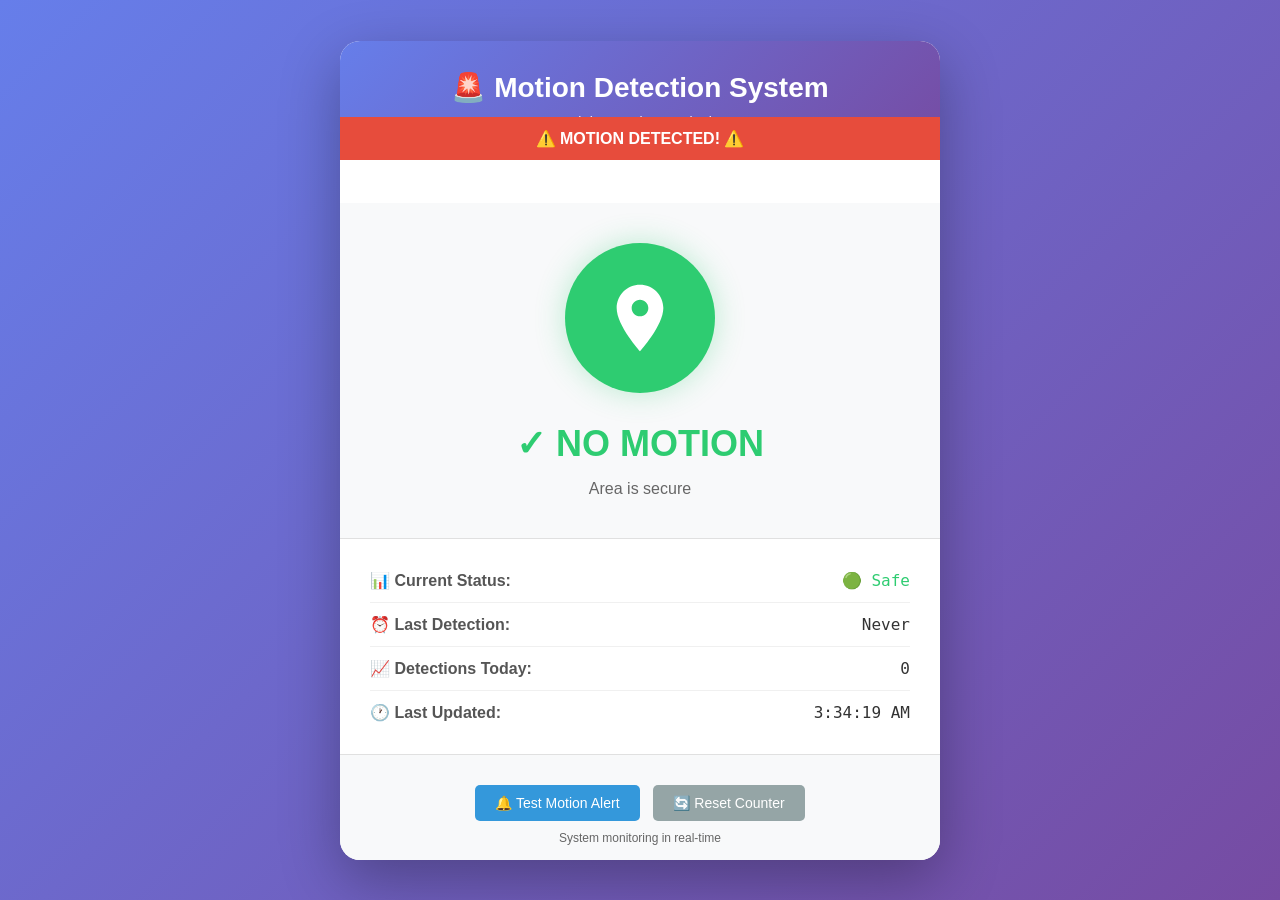
<file: nodeMCU/motion.html>
<!DOCTYPE html>
<html lang="en">
<head>
    <meta charset="UTF-8">
    <meta name="viewport" content="width=device-width, initial-scale=1.0, user-scalable=no">
    <title>Motion Detection System</title>
    <style>
        * {
            margin: 0;
            padding: 0;
            box-sizing: border-box;
        }

        body {
            font-family: 'Segoe UI', Tahoma, Geneva, Verdana, sans-serif;
            background: linear-gradient(135deg, #667eea 0%, #764ba2 100%);
            min-height: 100vh;
            display: flex;
            justify-content: center;
            align-items: center;
            padding: 20px;
        }

        .container {
            max-width: 600px;
            width: 100%;
            background: white;
            border-radius: 20px;
            box-shadow: 0 20px 60px rgba(0,0,0,0.3);
            overflow: hidden;
            animation: slideIn 0.5s ease-out;
        }

        @keyframes slideIn {
            from {
                opacity: 0;
                transform: translateY(-50px);
            }
            to {
                opacity: 1;
                transform: translateY(0);
            }
        }

        .header {
            background: linear-gradient(135deg, #667eea 0%, #764ba2 100%);
            color: white;
            padding: 30px;
            text-align: center;
        }

        .header h1 {
            font-size: 28px;
            margin-bottom: 10px;
        }

        .header p {
            opacity: 0.9;
            font-size: 14px;
        }

        .motion-card {
            padding: 40px;
            text-align: center;
            background: #f8f9fa;
        }

        .status-icon {
            width: 150px;
            height: 150px;
            margin: 0 auto 30px;
            border-radius: 50%;
            display: flex;
            align-items: center;
            justify-content: center;
            transition: all 0.3s ease;
        }

        .no-motion .status-icon {
            background: #2ecc71;
            box-shadow: 0 0 30px rgba(46, 204, 113, 0.3);
        }

        .motion-detected .status-icon {
            background: #e74c3c;
            box-shadow: 0 0 50px rgba(231, 76, 60, 0.6);
            animation: pulse 1s infinite;
        }

        @keyframes pulse {
            0% {
                transform: scale(1);
                box-shadow: 0 0 0 0 rgba(231, 76, 60, 0.7);
            }
            70% {
                transform: scale(1.05);
                box-shadow: 0 0 0 20px rgba(231, 76, 60, 0);
            }
            100% {
                transform: scale(1);
                box-shadow: 0 0 0 0 rgba(231, 76, 60, 0);
            }
        }

        .status-icon svg {
            width: 80px;
            height: 80px;
            fill: white;
        }

        .status-text {
            font-size: 36px;
            font-weight: bold;
            margin-bottom: 15px;
            transition: all 0.3s ease;
        }

        .no-motion .status-text {
            color: #2ecc71;
        }

        .motion-detected .status-text {
            color: #e74c3c;
            animation: shake 0.5s ease-in-out;
        }

        @keyframes shake {
            0%, 100% { transform: translateX(0); }
            25% { transform: translateX(-10px); }
            75% { transform: translateX(10px); }
        }

        .subtitle {
            color: #666;
            font-size: 16px;
            margin-top: 10px;
        }

        .info-panel {
            padding: 20px 30px;
            background: white;
            border-top: 1px solid #e0e0e0;
        }

        .info-row {
            display: flex;
            justify-content: space-between;
            padding: 12px 0;
            border-bottom: 1px solid #f0f0f0;
        }

        .info-row:last-child {
            border-bottom: none;
        }

        .info-label {
            font-weight: 600;
            color: #555;
        }

        .info-value {
            color: #333;
            font-family: monospace;
            font-size: 16px;
        }

        .timestamp {
            background: #f8f9fa;
            padding: 15px;
            text-align: center;
            font-size: 14px;
            color: #666;
            border-top: 1px solid #e0e0e0;
        }

        .alert-banner {
            background: #e74c3c;
            color: white;
            padding: 12px;
            text-align: center;
            font-weight: bold;
            transform: translateY(-100%);
            transition: transform 0.3s ease;
        }

        .alert-banner.show {
            transform: translateY(0);
        }

        button {
            background: #3498db;
            color: white;
            border: none;
            padding: 10px 20px;
            border-radius: 5px;
            cursor: pointer;
            font-size: 14px;
            margin-top: 15px;
            transition: background 0.3s ease;
        }

        button:hover {
            background: #2980b9;
        }

        @media (max-width: 768px) {
            .status-text {
                font-size: 28px;
            }
            
            .status-icon {
                width: 120px;
                height: 120px;
            }
            
            .status-icon svg {
                width: 60px;
                height: 60px;
            }
            
            .container {
                margin: 20px;
            }
        }
    </style>
</head>
<body>
    <div class="container">
        <div class="header">
            <h1>🚨 Motion Detection System</h1>
            <p>Real-time motion monitoring</p>
        </div>

        <div id="alertBanner" class="alert-banner">
            ⚠️ MOTION DETECTED! ⚠️
        </div>

        <div class="motion-card" id="motionCard">
            <div class="status-icon" id="statusIcon">
                <svg viewBox="0 0 24 24" xmlns="http://www.w3.org/2000/svg">
                    <path d="M12 2C8.13 2 5 5.13 5 9c0 5.25 7 13 7 13s7-7.75 7-13c0-3.87-3.13-7-7-7zm0 9.5c-1.38 0-2.5-1.12-2.5-2.5s1.12-2.5 2.5-2.5 2.5 1.12 2.5 2.5-1.12 2.5-2.5 2.5z"/>
                </svg>
            </div>
            <div class="status-text" id="statusText">NO MOTION</div>
            <div class="subtitle" id="subtitle">Area is secure</div>
        </div>

        <div class="info-panel">
            <div class="info-row">
                <span class="info-label">📊 Current Status:</span>
                <span class="info-value" id="currentStatus">Safe</span>
            </div>
            <div class="info-row">
                <span class="info-label">⏰ Last Detection:</span>
                <span class="info-value" id="lastDetection">Never</span>
            </div>
            <div class="info-row">
                <span class="info-label">📈 Detections Today:</span>
                <span class="info-value" id="detectionCount">0</span>
            </div>
            <div class="info-row">
                <span class="info-label">🕐 Last Updated:</span>
                <span class="info-value" id="lastUpdated">--:--:--</span>
            </div>
        </div>

        <div class="timestamp">
            <button onclick="testMotion()">🔔 Test Motion Alert</button>
            <button onclick="resetCounter()" style="margin-left: 10px; background: #95a5a6;">🔄 Reset Counter</button>
            <div style="margin-top: 10px; font-size: 12px;">
                System monitoring in real-time
            </div>
        </div>
    </div>

    <script>
        let detectionCount = 0;
        let isMotionDetected = false;
        let lastDetectionTime = null;
        let audioContext = null;
        
        // Function to play alert sound
        function playAlertSound() {
            if (audioContext === null) {
                audioContext = new (window.AudioContext || window.webkitAudioContext)();
            }
            
            const oscillator = audioContext.createOscillator();
            const gainNode = audioContext.createGain();
            
            oscillator.connect(gainNode);
            gainNode.connect(audioContext.destination);
            
            oscillator.frequency.value = 800;
            gainNode.gain.value = 0.3;
            
            oscillator.start();
            gainNode.gain.exponentialRampToValueAtTime(0.00001, audioContext.currentTime + 1);
            oscillator.stop(audioContext.currentTime + 1);
        }
        
        // Function to update UI based on motion status
        function updateMotionUI(motionDetected) {
            const motionCard = document.getElementById('motionCard');
            const statusIcon = document.getElementById('statusIcon');
            const statusText = document.getElementById('statusText');
            const subtitle = document.getElementById('subtitle');
            const currentStatus = document.getElementById('currentStatus');
            const alertBanner = document.getElementById('alertBanner');
            
            if (motionDetected) {
                // Motion detected state
                motionCard.className = 'motion-card motion-detected';
                statusText.innerHTML = '⚠️ MOTION DETECTED! ⚠️';
                subtitle.innerHTML = 'Movement detected in the area!';
                currentStatus.innerHTML = '🔴 Motion Detected';
                currentStatus.style.color = '#e74c3c';
                currentStatus.style.fontWeight = 'bold';
                alertBanner.classList.add('show');
                
                // Play sound
                playAlertSound();
                
                // Flash page title
                let originalTitle = document.title;
                let flashInterval = setInterval(() => {
                    document.title = document.title === originalTitle ? '⚠️ MOTION DETECTED! ⚠️' : originalTitle;
                }, 500);
                
                // Stop flashing after 3 seconds
                setTimeout(() => {
                    clearInterval(flashInterval);
                    document.title = originalTitle;
                }, 3000);
                
            } else {
                // No motion state
                motionCard.className = 'motion-card no-motion';
                statusText.innerHTML = '✓ NO MOTION';
                subtitle.innerHTML = 'Area is secure';
                currentStatus.innerHTML = '🟢 Safe';
                currentStatus.style.color = '#2ecc71';
                currentStatus.style.fontWeight = 'normal';
                alertBanner.classList.remove('show');
            }
        }
        
        // Function to simulate motion detection (for testing)
        function testMotion() {
            triggerMotionDetection();
            setTimeout(() => {
                clearMotion();
            }, 3000);
        }
        
        // Function to trigger motion detection
        function triggerMotionDetection() {
            if (!isMotionDetected) {
                isMotionDetected = true;
                lastDetectionTime = new Date();
                detectionCount++;
                
                updateMotionUI(true);
                updateInfoPanel();
                
                // Auto-clear motion after 5 seconds (simulate real sensor)
                setTimeout(() => {
                    if (isMotionDetected) {
                        clearMotion();
                    }
                }, 5000);
            }
        }
        
        // Function to clear motion
        function clearMotion() {
            if (isMotionDetected) {
                isMotionDetected = false;
                updateMotionUI(false);
                updateInfoPanel();
            }
        }
        
        // Function to update info panel
        function updateInfoPanel() {
            const lastDetectionElem = document.getElementById('lastDetection');
            const detectionCountElem = document.getElementById('detectionCount');
            const lastUpdatedElem = document.getElementById('lastUpdated');
            
            if (lastDetectionTime) {
                lastDetectionElem.innerHTML = lastDetectionTime.toLocaleTimeString();
            } else {
                lastDetectionElem.innerHTML = 'Never';
            }
            
            detectionCountElem.innerHTML = detectionCount;
            lastUpdatedElem.innerHTML = new Date().toLocaleTimeString();
        }
        
        // Function to reset counter
        function resetCounter() {
            detectionCount = 0;
            updateInfoPanel();
            
            // Add visual feedback
            const btn = event.target;
            const originalText = btn.innerHTML;
            btn.innerHTML = '✓ Reset!';
            setTimeout(() => {
                btn.innerHTML = originalText;
            }, 1000);
        }
        
        // Simulate real sensor data (replace with actual API calls)
        function simulateSensorData() {
            // Random motion detection (20% chance every 10 seconds for demo)
            // In real implementation, replace this with fetch to your NodeMCU API
            const random = Math.random();
            if (random < 0.2 && !isMotionDetected) {
                triggerMotionDetection();
            } else if (random > 0.8 && isMotionDetected) {
                clearMotion();
            }
            
            updateInfoPanel();
        }
        
        // Real API integration (uncomment and modify for your NodeMCU)
        async function fetchMotionStatus() {
            try {
                // Replace with your NodeMCU IP address
                const response = await fetch('http://YOUR_NODEMCU_IP/motion');
                const data = await response.json();
                
                if (data.motionDetected && !isMotionDetected) {
                    triggerMotionDetection();
                } else if (!data.motionDetected && isMotionDetected) {
                    clearMotion();
                }
                
                updateInfoPanel();
            } catch (error) {
                console.log('Error fetching motion status:', error);
                // Fallback to simulation if NodeMCU not connected
                simulateSensorData();
            }
        }
        
        // Initialize the page
        function init() {
            updateMotionUI(false);
            updateInfoPanel();
            
            // For demo: simulate sensor data every 5 seconds
            // Replace with fetchMotionStatus() for real NodeMCU integration
            setInterval(simulateSensorData, 5000);
            
            // For real NodeMCU, uncomment below:
            // setInterval(fetchMotionStatus, 2000);
        }
        
        // Start the application
        init();
        
        // Add keyboard shortcut for testing (press 'M' key)
        document.addEventListener('keydown', function(e) {
            if (e.key === 'm' || e.key === 'M') {
                testMotion();
            }
        });
        
        // Add console instructions
        console.log('Motion Detection UI Loaded');
        console.log('Press "M" key to test motion alert');
        console.log('For real NodeMCU integration, update the IP address in fetchMotionStatus()');
    </script>
</body>
</html>
</file>
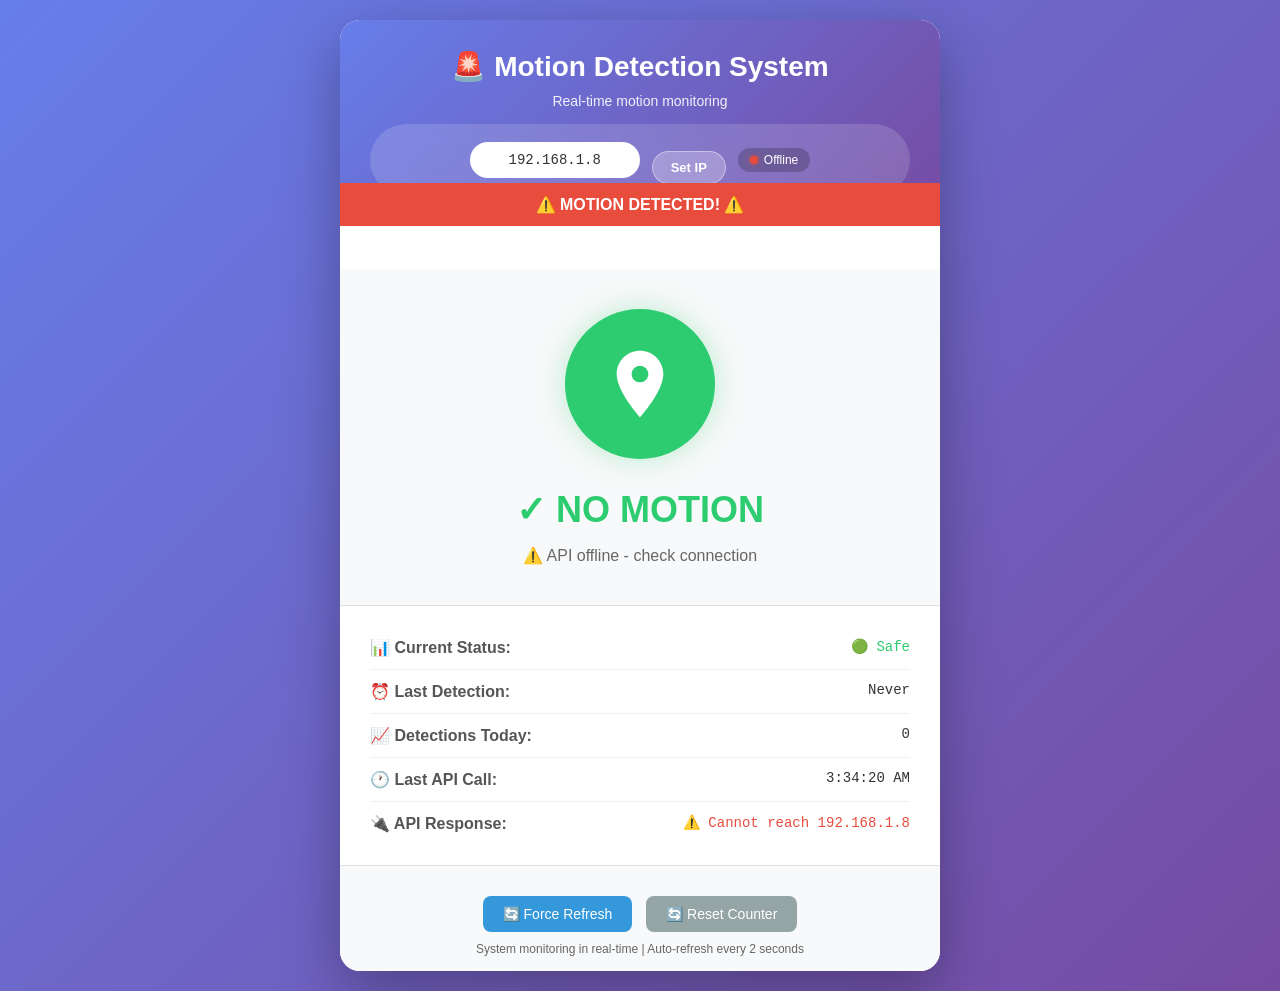
<file: nodeMCU/new_motion_code.html>
<!DOCTYPE html>
<html lang="en">
<head>
    <meta charset="UTF-8">
    <meta name="viewport" content="width=device-width, initial-scale=1.0, user-scalable=no">
    <title>Motion Detection System</title>
    <style>
        * {
            margin: 0;
            padding: 0;
            box-sizing: border-box;
        }

        body {
            font-family: 'Segoe UI', Tahoma, Geneva, Verdana, sans-serif;
            background: linear-gradient(135deg, #667eea 0%, #764ba2 100%);
            min-height: 100vh;
            display: flex;
            justify-content: center;
            align-items: center;
            padding: 20px;
        }

        .container {
            max-width: 600px;
            width: 100%;
            background: white;
            border-radius: 20px;
            box-shadow: 0 20px 60px rgba(0,0,0,0.3);
            overflow: hidden;
            animation: slideIn 0.5s ease-out;
        }

        @keyframes slideIn {
            from {
                opacity: 0;
                transform: translateY(-50px);
            }
            to {
                opacity: 1;
                transform: translateY(0);
            }
        }

        .header {
            background: linear-gradient(135deg, #667eea 0%, #764ba2 100%);
            color: white;
            padding: 30px;
            text-align: center;
        }

        .header h1 {
            font-size: 28px;
            margin-bottom: 10px;
        }

        .header p {
            opacity: 0.9;
            font-size: 14px;
            margin-bottom: 15px;
        }

        /* Improved IP Configuration Styles */
        .ip-config {
            margin-top: 15px;
            display: flex;
            justify-content: center;
            gap: 12px;
            align-items: center;
            flex-wrap: wrap;
            background: rgba(255, 255, 255, 0.15);
            padding: 12px 20px;
            border-radius: 50px;
            backdrop-filter: blur(10px);
        }

        .ip-config input {
            padding: 10px 16px;
            border-radius: 25px;
            border: none;
            font-family: 'Courier New', monospace;
            font-size: 14px;
            width: 170px;
            text-align: center;
            background: white;
            color: #333;
            font-weight: 500;
            transition: all 0.3s ease;
        }

        .ip-config input:focus {
            outline: none;
            transform: scale(1.02);
            box-shadow: 0 0 0 2px rgba(255, 255, 255, 0.5);
        }

        .ip-config button {
            background: rgba(255, 255, 255, 0.25);
            color: white;
            border: 1px solid rgba(255, 255, 255, 0.4);
            padding: 8px 18px;
            border-radius: 25px;
            cursor: pointer;
            font-size: 13px;
            font-weight: 600;
            transition: all 0.3s ease;
        }

        .ip-config button:hover {
            background: rgba(255, 255, 255, 0.4);
            transform: translateY(-1px);
        }

        .ip-config button:active {
            transform: translateY(0);
        }

        .connection-status {
            display: inline-flex;
            align-items: center;
            gap: 6px;
            background: rgba(0, 0, 0, 0.2);
            padding: 5px 12px;
            border-radius: 20px;
            font-size: 12px;
        }

        .connection-status::before {
            content: '';
            display: inline-block;
            width: 8px;
            height: 8px;
            border-radius: 50%;
            animation: pulse 1.5s infinite;
        }

        .connection-online::before {
            background: #2ecc71;
            box-shadow: 0 0 5px #2ecc71;
        }

        .connection-offline::before {
            background: #e74c3c;
            box-shadow: 0 0 5px #e74c3c;
        }

        @keyframes pulse {
            0%, 100% { opacity: 1; }
            50% { opacity: 0.5; }
        }

        .motion-card {
            padding: 40px;
            text-align: center;
            background: #f8f9fa;
        }

        .status-icon {
            width: 150px;
            height: 150px;
            margin: 0 auto 30px;
            border-radius: 50%;
            display: flex;
            align-items: center;
            justify-content: center;
            transition: all 0.3s ease;
        }

        .no-motion .status-icon {
            background: #2ecc71;
            box-shadow: 0 0 30px rgba(46, 204, 113, 0.3);
        }

        .motion-detected .status-icon {
            background: #e74c3c;
            box-shadow: 0 0 50px rgba(231, 76, 60, 0.6);
            animation: pulseGlow 1s infinite;
        }

        @keyframes pulseGlow {
            0% {
                transform: scale(1);
                box-shadow: 0 0 0 0 rgba(231, 76, 60, 0.7);
            }
            70% {
                transform: scale(1.05);
                box-shadow: 0 0 0 20px rgba(231, 76, 60, 0);
            }
            100% {
                transform: scale(1);
                box-shadow: 0 0 0 0 rgba(231, 76, 60, 0);
            }
        }

        .status-icon svg {
            width: 80px;
            height: 80px;
            fill: white;
        }

        .status-text {
            font-size: 36px;
            font-weight: bold;
            margin-bottom: 15px;
            transition: all 0.3s ease;
        }

        .no-motion .status-text {
            color: #2ecc71;
        }

        .motion-detected .status-text {
            color: #e74c3c;
            animation: shake 0.5s ease-in-out;
        }

        @keyframes shake {
            0%, 100% { transform: translateX(0); }
            25% { transform: translateX(-10px); }
            75% { transform: translateX(10px); }
        }

        .subtitle {
            color: #666;
            font-size: 16px;
            margin-top: 10px;
        }

        .info-panel {
            padding: 20px 30px;
            background: white;
            border-top: 1px solid #e0e0e0;
        }

        .info-row {
            display: flex;
            justify-content: space-between;
            padding: 12px 0;
            border-bottom: 1px solid #f0f0f0;
        }

        .info-row:last-child {
            border-bottom: none;
        }

        .info-label {
            font-weight: 600;
            color: #555;
        }

        .info-value {
            color: #333;
            font-family: monospace;
            font-size: 14px;
        }

        .timestamp {
            background: #f8f9fa;
            padding: 15px;
            text-align: center;
            font-size: 14px;
            color: #666;
            border-top: 1px solid #e0e0e0;
        }

        .alert-banner {
            background: #e74c3c;
            color: white;
            padding: 12px;
            text-align: center;
            font-weight: bold;
            transform: translateY(-100%);
            transition: transform 0.3s ease;
            position: relative;
        }

        .alert-banner.show {
            transform: translateY(0);
        }

        button {
            background: #3498db;
            color: white;
            border: none;
            padding: 10px 20px;
            border-radius: 8px;
            cursor: pointer;
            font-size: 14px;
            margin-top: 15px;
            transition: all 0.3s ease;
            font-weight: 500;
        }

        button:hover {
            background: #2980b9;
            transform: translateY(-1px);
        }

        button:active {
            transform: translateY(0);
        }

        @media (max-width: 768px) {
            .status-text {
                font-size: 28px;
            }
            
            .status-icon {
                width: 120px;
                height: 120px;
            }
            
            .status-icon svg {
                width: 60px;
                height: 60px;
            }
            
            .container {
                margin: 20px;
            }
            
            .ip-config {
                padding: 10px 15px;
            }
            
            .ip-config input {
                width: 140px;
                font-size: 12px;
            }
            
            .ip-config button {
                padding: 6px 14px;
                font-size: 12px;
            }
        }
    </style>
</head>
<body>
    <div class="container">
        <div class="header">
            <h1>🚨 Motion Detection System</h1>
            <p>Real-time motion monitoring</p>
            <div class="ip-config">
                <input type="text" id="ipAddress" value="192.168.1.8" placeholder="Enter NodeMCU IP">
                <button onclick="updateApiEndpoint()">Set IP</button>
                <span id="connStatus" class="connection-status connection-offline">Offline</span>
            </div>
        </div>

        <div id="alertBanner" class="alert-banner">
            ⚠️ MOTION DETECTED! ⚠️
        </div>

        <div class="motion-card" id="motionCard">
            <div class="status-icon" id="statusIcon">
                <svg viewBox="0 0 24 24" xmlns="http://www.w3.org/2000/svg">
                    <path d="M12 2C8.13 2 5 5.13 5 9c0 5.25 7 13 7 13s7-7.75 7-13c0-3.87-3.13-7-7-7zm0 9.5c-1.38 0-2.5-1.12-2.5-2.5s1.12-2.5 2.5-2.5 2.5 1.12 2.5 2.5-1.12 2.5-2.5 2.5z"/>
                </svg>
            </div>
            <div class="status-text" id="statusText">NO MOTION</div>
            <div class="subtitle" id="subtitle">Area is secure</div>
        </div>

        <div class="info-panel">
            <div class="info-row">
                <span class="info-label">📊 Current Status:</span>
                <span class="info-value" id="currentStatus">Safe</span>
            </div>
            <div class="info-row">
                <span class="info-label">⏰ Last Detection:</span>
                <span class="info-value" id="lastDetection">Never</span>
            </div>
            <div class="info-row">
                <span class="info-label">📈 Detections Today:</span>
                <span class="info-value" id="detectionCount">0</span>
            </div>
            <div class="info-row">
                <span class="info-label">🕐 Last API Call:</span>
                <span class="info-value" id="lastUpdated">--:--:--</span>
            </div>
            <div class="info-row">
                <span class="info-label">🔌 API Response:</span>
                <span class="info-value" id="apiResponse">Waiting...</span>
            </div>
        </div>

        <div class="timestamp">
            <button onclick="forceRefresh()">🔄 Force Refresh</button>
            <button onclick="resetCounter()" style="margin-left: 10px; background: #95a5a6;">🔄 Reset Counter</button>
            <div style="margin-top: 10px; font-size: 12px;">
                System monitoring in real-time | Auto-refresh every 2 seconds
            </div>
        </div>
    </div>

    <script>
        let detectionCount = 0;
        let isMotionDetected = false;
        let lastDetectionTime = null;
        let audioContext = null;
        let currentIp = '192.168.1.8';
        let isOnline = false;
        let refreshInterval = null;
        
        // Function to update API endpoint
        function updateApiEndpoint() {
            const newIp = document.getElementById('ipAddress').value.trim();
            if (newIp) {
                currentIp = newIp;
                console.log('API endpoint updated to:', `http://${currentIp}/motion`);
                document.getElementById('apiResponse').innerHTML = 'Updating...';
                // Force immediate refresh
                setTimeout(() => fetchMotionStatus(), 100);
            }
        }
        
        // Function to play alert sound
        function playAlertSound() {
            try {
                if (audioContext === null) {
                    audioContext = new (window.AudioContext || window.webkitAudioContext)();
                }
                
                // Resume if suspended (browser policy)
                if (audioContext.state === 'suspended') {
                    audioContext.resume();
                }
                
                const oscillator = audioContext.createOscillator();
                const gainNode = audioContext.createGain();
                
                oscillator.connect(gainNode);
                gainNode.connect(audioContext.destination);
                
                oscillator.frequency.value = 800;
                gainNode.gain.value = 0.3;
                
                oscillator.start();
                gainNode.gain.exponentialRampToValueAtTime(0.00001, audioContext.currentTime + 1);
                oscillator.stop(audioContext.currentTime + 1);
            } catch(e) {
                console.log('Audio not supported:', e);
            }
        }
        
        // Function to update UI based on motion status
        function updateMotionUI(motionDetected, lastMotionText = '') {
            const motionCard = document.getElementById('motionCard');
            const statusText = document.getElementById('statusText');
            const subtitle = document.getElementById('subtitle');
            const currentStatusSpan = document.getElementById('currentStatus');
            const alertBanner = document.getElementById('alertBanner');
            
            if (motionDetected) {
                // Motion detected state
                motionCard.className = 'motion-card motion-detected';
                statusText.innerHTML = '⚠️ MOTION DETECTED! ⚠️';
                subtitle.innerHTML = `Movement detected! ${lastMotionText}`;
                currentStatusSpan.innerHTML = '🔴 Motion Detected';
                currentStatusSpan.style.color = '#e74c3c';
                currentStatusSpan.style.fontWeight = 'bold';
                alertBanner.classList.add('show');
                
                // Play sound (only once per detection)
                if (!isMotionDetected) {
                    playAlertSound();
                }
                
                // Flash page title
                let originalTitle = document.title;
                let flashInterval = setInterval(() => {
                    document.title = document.title === originalTitle ? '⚠️ MOTION! ⚠️' : originalTitle;
                }, 500);
                
                setTimeout(() => {
                    clearInterval(flashInterval);
                    document.title = originalTitle;
                }, 3000);
                
            } else {
                // No motion state
                motionCard.className = 'motion-card no-motion';
                statusText.innerHTML = '✓ NO MOTION';
                subtitle.innerHTML = 'Area is secure';
                currentStatusSpan.innerHTML = '🟢 Safe';
                currentStatusSpan.style.color = '#2ecc71';
                currentStatusSpan.style.fontWeight = 'normal';
                alertBanner.classList.remove('show');
            }
        }
        
        // Function to update info panel
        function updateInfoPanel() {
            const lastDetectionElem = document.getElementById('lastDetection');
            const detectionCountElem = document.getElementById('detectionCount');
            
            if (lastDetectionTime) {
                lastDetectionElem.innerHTML = lastDetectionTime.toLocaleTimeString();
            }
            
            detectionCountElem.innerHTML = detectionCount;
        }
        
        // Function to reset counter
        function resetCounter() {
            detectionCount = 0;
            updateInfoPanel();
            
            const btn = event.target;
            const originalText = btn.innerHTML;
            btn.innerHTML = '✓ Reset!';
            setTimeout(() => {
                btn.innerHTML = originalText;
            }, 1000);
        }
        
        // Force manual refresh
        function forceRefresh() {
            fetchMotionStatus();
            const btn = event.target;
            const originalText = btn.innerHTML;
            btn.innerHTML = '🔄 Refreshing...';
            setTimeout(() => {
                btn.innerHTML = originalText;
            }, 1000);
        }
        
        // Real API integration with your NodeMCU
        async function fetchMotionStatus() {
            const url = `http://${currentIp}/motion`;
            const lastUpdatedSpan = document.getElementById('lastUpdated');
            const apiResponseSpan = document.getElementById('apiResponse');
            const connStatusSpan = document.getElementById('connStatus');
            const now = new Date();
            
            lastUpdatedSpan.innerHTML = now.toLocaleTimeString();
            
            try {
                // Fetch with timeout
                const controller = new AbortController();
                const timeoutId = setTimeout(() => controller.abort(), 3000);
                
                const response = await fetch(url, { 
                    method: 'GET',
                    signal: controller.signal,
                    mode: 'cors',
                    cache: 'no-store'
                });
                
                clearTimeout(timeoutId);
                
                if (!response.ok) {
                    throw new Error(`HTTP ${response.status}`);
                }
                
                const data = await response.json();
                
                // Update connection status
                isOnline = true;
                connStatusSpan.className = 'connection-status connection-online';
                connStatusSpan.textContent = 'Online';
                apiResponseSpan.innerHTML = `✅ Motion: ${data.motionDetected}, Last: ${data.lastMotion}`;
                apiResponseSpan.style.color = '#2ecc71';
                
                // Check motion detection from API
                const motionDetected = data.motionDetected === true;
                const lastMotionText = data.lastMotion || 'unknown';
                
                if (motionDetected && !isMotionDetected) {
                    // New motion detected
                    isMotionDetected = true;
                    lastDetectionTime = new Date();
                    detectionCount++;
                    updateMotionUI(true, lastMotionText);
                    updateInfoPanel();
                } else if (!motionDetected && isMotionDetected) {
                    // Motion cleared
                    isMotionDetected = false;
                    updateMotionUI(false);
                    updateInfoPanel();
                } else if (motionDetected && isMotionDetected) {
                    // Still in motion, just update UI in case
                    updateMotionUI(true, lastMotionText);
                }
                
            } catch (error) {
                console.error('API Error:', error);
                isOnline = false;
                connStatusSpan.className = 'connection-status connection-offline';
                connStatusSpan.textContent = 'Offline';
                
                let errorMsg = 'Connection failed';
                if (error.name === 'AbortError') {
                    errorMsg = 'Timeout - check IP';
                } else if (error.message.includes('Failed to fetch')) {
                    errorMsg = 'Cannot reach ' + currentIp;
                } else {
                    errorMsg = error.message;
                }
                
                apiResponseSpan.innerHTML = `⚠️ ${errorMsg}`;
                apiResponseSpan.style.color = '#e74c3c';
                
                // Don't change motion state on connection error, just show offline
                document.getElementById('subtitle').innerHTML = `⚠️ API offline - check connection`;
            }
        }
        
        // Initialize the page
        function init() {
            updateMotionUI(false);
            updateInfoPanel();
            
            // Load saved IP if any
            const savedIp = localStorage.getItem('motionApiIp');
            if (savedIp) {
                currentIp = savedIp;
                document.getElementById('ipAddress').value = savedIp;
            }
            
            // Start polling the API every 2 seconds
            fetchMotionStatus(); // immediate first fetch
            refreshInterval = setInterval(fetchMotionStatus, 2000);
        }
        
        // Save IP to localStorage when changed
        function saveIpToStorage() {
            localStorage.setItem('motionApiIp', currentIp);
        }
        
        // Override updateApiEndpoint to save IP
        const originalUpdateApi = updateApiEndpoint;
        window.updateApiEndpoint = function() {
            originalUpdateApi();
            saveIpToStorage();
        };
        
        // Start the application
        init();
        
        // Cleanup on page unload
        window.addEventListener('beforeunload', function() {
            if (refreshInterval) {
                clearInterval(refreshInterval);
            }
        });
        
        // Keyboard shortcut for testing (press 'M' key) - for demo only
        document.addEventListener('keydown', function(e) {
            if ((e.key === 'm' || e.key === 'M') && !isOnline) {
                // Simulate motion for testing when offline
                if (!isMotionDetected) {
                    isMotionDetected = true;
                    lastDetectionTime = new Date();
                    detectionCount++;
                    updateMotionUI(true, 'test mode');
                    updateInfoPanel();
                    setTimeout(() => {
                        if (isMotionDetected) {
                            isMotionDetected = false;
                            updateMotionUI(false);
                        }
                    }, 3000);
                }
            }
        });
        
        console.log('Motion Detection UI Loaded - Connected to:', `http://${currentIp}/motion`);
    </script>
</body>
</html>
</file>
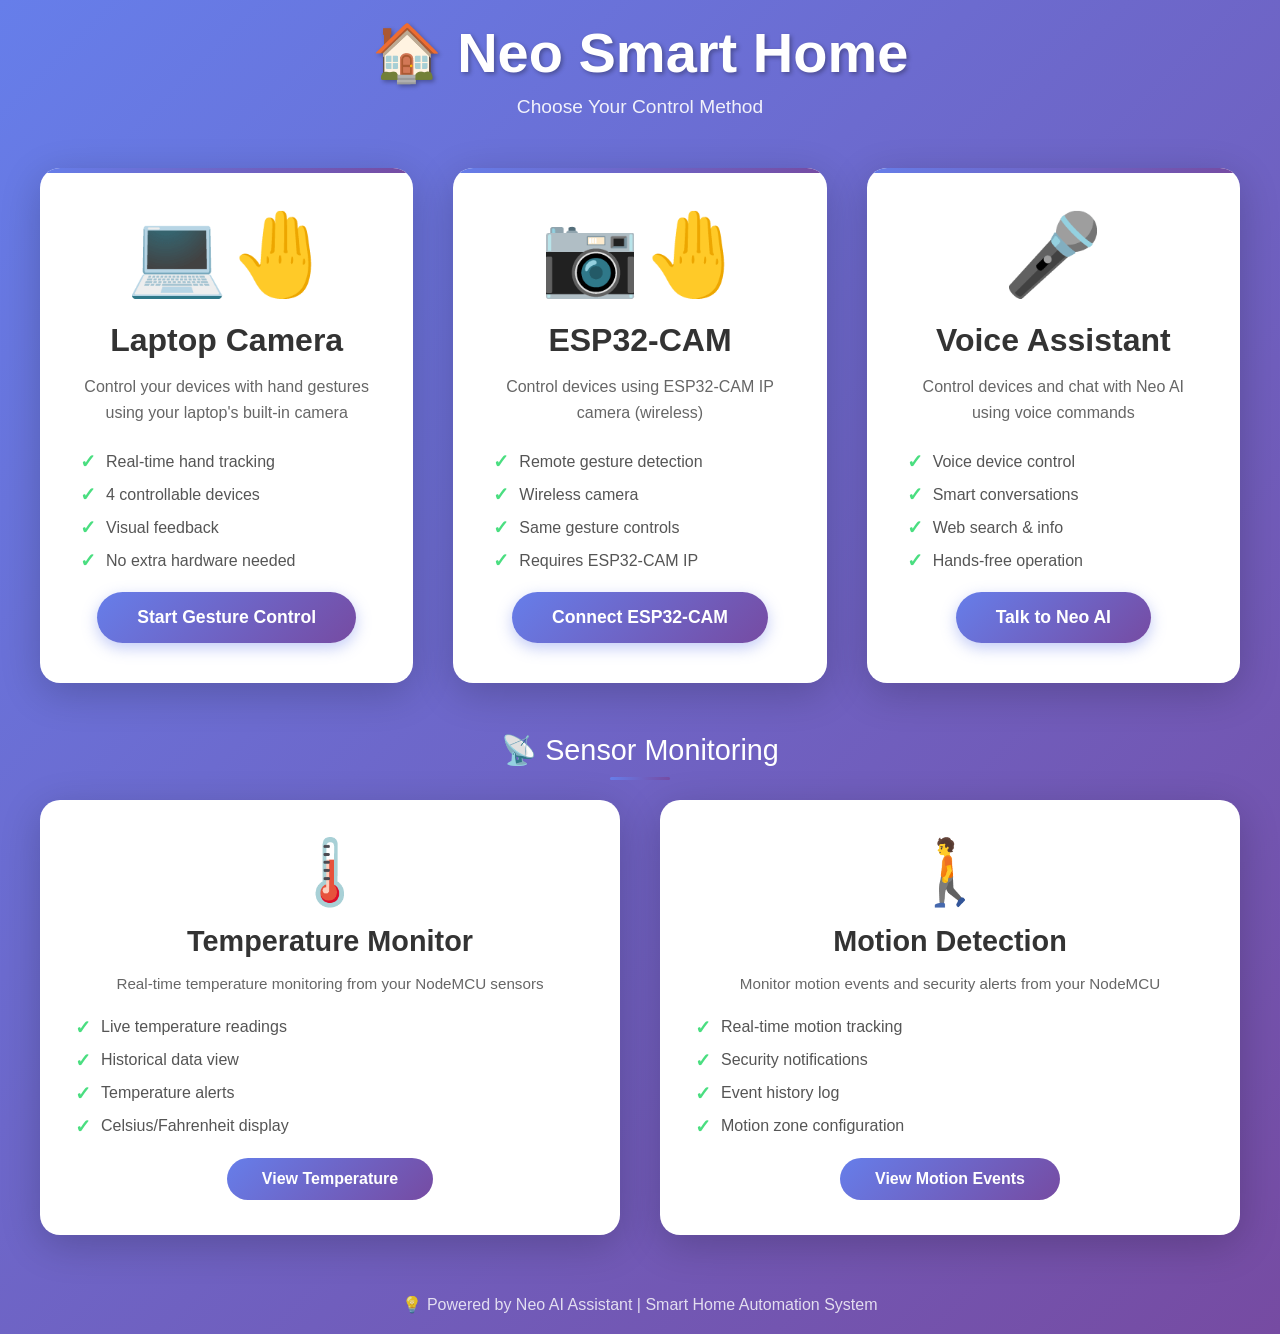
<file: templates/landing.html>
<!DOCTYPE html>
<html lang="en">
<head>
    <meta charset="UTF-8">
    <meta name="viewport" content="width=device-width, initial-scale=1.0">
    <title>Neo Smart Home - Control Center</title>
    <style>
        * {
            margin: 0;
            padding: 0;
            box-sizing: border-box;
        }

        body {
            font-family: 'Segoe UI', Tahoma, Geneva, Verdana, sans-serif;
            background: linear-gradient(135deg, #667eea 0%, #764ba2 100%);
            min-height: 100vh;
            display: flex;
            align-items: center;
            justify-content: center;
            padding: 20px;
        }

        .container {
            max-width: 1200px;
            width: 100%;
        }

        header {
            text-align: center;
            color: white;
            margin-bottom: 50px;
            animation: fadeInDown 0.8s ease;
        }

        header h1 {
            font-size: 3.5rem;
            margin-bottom: 10px;
            text-shadow: 2px 2px 4px rgba(0, 0, 0, 0.3);
        }

        header .subtitle {
            font-size: 1.2rem;
            opacity: 0.9;
        }

        .modes-container {
            display: grid;
            grid-template-columns: repeat(auto-fit, minmax(300px, 1fr));
            gap: 40px;
            margin-top: 40px;
        }

        .mode-card {
            background: white;
            border-radius: 20px;
            padding: 40px;
            text-align: center;
            cursor: pointer;
            transition: all 0.4s ease;
            box-shadow: 0 10px 40px rgba(0, 0, 0, 0.2);
            position: relative;
            overflow: hidden;
            animation: fadeInUp 0.8s ease;
        }

        .mode-card:hover {
            transform: translateY(-15px) scale(1.02);
            box-shadow: 0 20px 60px rgba(0, 0, 0, 0.3);
        }

        .mode-card::before {
            content: '';
            position: absolute;
            top: 0;
            left: 0;
            right: 0;
            height: 5px;
            background: linear-gradient(90deg, #667eea, #764ba2);
            transition: height 0.3s ease;
        }

        .mode-card:hover::before {
            height: 100%;
            opacity: 0.1;
        }

        .mode-icon {
            font-size: 5rem;
            margin-bottom: 20px;
            animation: float 3s ease-in-out infinite;
        }

        .mode-card:nth-child(1) .mode-icon {
            animation-delay: 0s;
        }

        .mode-card:nth-child(2) .mode-icon {
            animation-delay: 0.5s;
        }

        .mode-card:nth-child(3) .mode-icon {
            animation-delay: 1s;
        }

        .mode-title {
            font-size: 2rem;
            font-weight: bold;
            color: #333;
            margin-bottom: 15px;
        }

        .mode-description {
            font-size: 1rem;
            color: #666;
            margin-bottom: 25px;
            line-height: 1.6;
        }

        .mode-features {
            text-align: left;
            margin: 20px 0;
        }

        .feature-item {
            display: flex;
            align-items: center;
            margin: 10px 0;
            color: #555;
        }

        .feature-item::before {
            content: '✓';
            color: #4ade80;
            font-weight: bold;
            margin-right: 10px;
            font-size: 1.2rem;
        }

        .mode-button {
            display: inline-block;
            padding: 15px 40px;
            background: linear-gradient(135deg, #667eea 0%, #764ba2 100%);
            color: white;
            text-decoration: none;
            border-radius: 50px;
            font-weight: bold;
            font-size: 1.1rem;
            transition: all 0.3s ease;
            border: none;
            cursor: pointer;
            box-shadow: 0 5px 15px rgba(102, 126, 234, 0.4);
        }

        .mode-button:hover {
            transform: scale(1.05);
            box-shadow: 0 8px 25px rgba(102, 126, 234, 0.6);
        }

        /* Sensor Monitoring Section Styles */
        .sensor-modes-container {
            display: grid;
            grid-template-columns: repeat(auto-fit, minmax(300px, 1fr));
            gap: 40px;
            margin-top: 20px;
        }

        .section-title {
            text-align: center;
            color: white;
            margin: 50px 0 20px 0;
            font-size: 1.8rem;
            position: relative;
        }

        .section-title::after {
            content: '';
            display: block;
            width: 60px;
            height: 3px;
            background: linear-gradient(90deg, #667eea, #764ba2);
            margin: 10px auto 0;
            border-radius: 2px;
        }

        .sensor-card {
            background: white;
            border-radius: 20px;
            padding: 35px;
            text-align: center;
            cursor: pointer;
            transition: all 0.4s ease;
            box-shadow: 0 10px 40px rgba(0, 0, 0, 0.2);
            animation: fadeInUp 0.8s ease;
        }

        .sensor-card:hover {
            transform: translateY(-10px);
            box-shadow: 0 20px 60px rgba(0, 0, 0, 0.3);
        }

        .sensor-icon {
            font-size: 4rem;
            margin-bottom: 15px;
        }

        .sensor-title {
            font-size: 1.8rem;
            font-weight: bold;
            color: #333;
            margin-bottom: 15px;
        }

        .sensor-description {
            font-size: 0.95rem;
            color: #666;
            margin-bottom: 20px;
            line-height: 1.5;
        }

        .sensor-button {
            display: inline-block;
            padding: 12px 35px;
            background: linear-gradient(135deg, #667eea 0%, #764ba2 100%);
            color: white;
            text-decoration: none;
            border-radius: 50px;
            font-weight: bold;
            font-size: 1rem;
            transition: all 0.3s ease;
            border: none;
            cursor: pointer;
        }

        .sensor-button:hover {
            transform: scale(1.05);
            box-shadow: 0 5px 15px rgba(102, 126, 234, 0.4);
        }

        /* ESP32-CAM IP Input Modal */
        .modal {
            display: none;
            position: fixed;
            z-index: 1000;
            left: 0;
            top: 0;
            width: 100%;
            height: 100%;
            background-color: rgba(0,0,0,0.5);
            align-items: center;
            justify-content: center;
        }

        .modal-content {
            background: white;
            border-radius: 20px;
            padding: 30px;
            max-width: 400px;
            width: 90%;
            text-align: center;
            animation: fadeInUp 0.3s ease;
        }

        .modal-content h3 {
            margin-bottom: 20px;
            color: #333;
        }

        .modal-content input {
            width: 100%;
            padding: 12px;
            margin: 10px 0;
            border: 2px solid #ddd;
            border-radius: 8px;
            font-size: 1rem;
        }

        .modal-content button {
            padding: 10px 20px;
            margin: 10px;
            border: none;
            border-radius: 8px;
            cursor: pointer;
            font-weight: bold;
        }

        .modal-btn-confirm {
            background: #667eea;
            color: white;
        }

        .modal-btn-cancel {
            background: #ef4444;
            color: white;
        }

        footer {
            text-align: center;
            color: white;
            margin-top: 60px;
            opacity: 0.8;
            animation: fadeIn 1.5s ease;
        }

        @keyframes fadeInDown {
            from {
                opacity: 0;
                transform: translateY(-30px);
            }
            to {
                opacity: 1;
                transform: translateY(0);
            }
        }

        @keyframes fadeInUp {
            from {
                opacity: 0;
                transform: translateY(30px);
            }
            to {
                opacity: 1;
                transform: translateY(0);
            }
        }

        @keyframes fadeIn {
            from {
                opacity: 0;
            }
            to {
                opacity: 1;
            }
        }

        @keyframes float {
            0%, 100% {
                transform: translateY(0px);
            }
            50% {
                transform: translateY(-20px);
            }
        }

        @media (max-width: 768px) {
            header h1 {
                font-size: 2.5rem;
            }

            .modes-container, .sensor-modes-container {
                grid-template-columns: 1fr;
                gap: 30px;
            }

            .mode-card, .sensor-card {
                padding: 30px;
            }

            .mode-icon, .sensor-icon {
                font-size: 4rem;
            }
        }
    </style>
</head>
<body>
    <div class="container">
        <header>
            <h1>🏠 Neo Smart Home</h1>
            <p class="subtitle">Choose Your Control Method</p>
        </header>

        <!-- Main Control Methods -->
        <div class="modes-container">
            <!-- Gesture Control with Laptop Camera Card -->
            <div class="mode-card" onclick="location.href='/gesture'">
                <div class="mode-icon">💻🤚</div>
                <div class="mode-title">Laptop Camera</div>
                <div class="mode-description">
                    Control your devices with hand gestures using your laptop's built-in camera
                </div>
                <div class="mode-features">
                    <div class="feature-item">Real-time hand tracking</div>
                    <div class="feature-item">4 controllable devices</div>
                    <div class="feature-item">Visual feedback</div>
                    <div class="feature-item">No extra hardware needed</div>
                </div>
                <button class="mode-button">Start Gesture Control</button>
            </div>

            <!-- ESP32-CAM Gesture Control Card -->
            <div class="mode-card" id="esp32Card">
                <div class="mode-icon">📷🤚</div>
                <div class="mode-title">ESP32-CAM</div>
                <div class="mode-description">
                    Control devices using ESP32-CAM IP camera (wireless)
                </div>
                <div class="mode-features">
                    <div class="feature-item">Remote gesture detection</div>
                    <div class="feature-item">Wireless camera</div>
                    <div class="feature-item">Same gesture controls</div>
                    <div class="feature-item">Requires ESP32-CAM IP</div>
                </div>
                <button class="mode-button" id="esp32Btn">Connect ESP32-CAM</button>
            </div>

            <!-- Voice Control Card -->
            <div class="mode-card" onclick="location.href='/voice'">
                <div class="mode-icon">🎤</div>
                <div class="mode-title">Voice Assistant</div>
                <div class="mode-description">
                    Control devices and chat with Neo AI using voice commands
                </div>
                <div class="mode-features">
                    <div class="feature-item">Voice device control</div>
                    <div class="feature-item">Smart conversations</div>
                    <div class="feature-item">Web search & info</div>
                    <div class="feature-item">Hands-free operation</div>
                </div>
                <button class="mode-button">Talk to Neo AI</button>
            </div>
        </div>

        <!-- Sensor Monitoring Section -->
        <div class="section-title">📡 Sensor Monitoring</div>
        <div class="sensor-modes-container">
            <!-- Temperature Display Card -->
            <div class="sensor-card" onclick="location.href='/temperature'">
                <div class="sensor-icon">🌡️</div>
                <div class="sensor-title">Temperature Monitor</div>
                <div class="sensor-description">
                    Real-time temperature monitoring from your NodeMCU sensors
                </div>
                <div class="mode-features">
                    <div class="feature-item">Live temperature readings</div>
                    <div class="feature-item">Historical data view</div>
                    <div class="feature-item">Temperature alerts</div>
                    <div class="feature-item">Celsius/Fahrenheit display</div>
                </div>
                <button class="sensor-button">View Temperature</button>
            </div>

            <!-- Motion Detection Card -->
            <div class="sensor-card" onclick="location.href='/motion-detection'">
                <div class="sensor-icon">🚶</div>
                <div class="sensor-title">Motion Detection</div>
                <div class="sensor-description">
                    Monitor motion events and security alerts from your NodeMCU
                </div>
                <div class="mode-features">
                    <div class="feature-item">Real-time motion tracking</div>
                    <div class="feature-item">Security notifications</div>
                    <div class="feature-item">Event history log</div>
                    <div class="feature-item">Motion zone configuration</div>
                </div>
                <button class="sensor-button">View Motion Events</button>
            </div>
        </div>

        <footer>
            <p>💡 Powered by Neo AI Assistant | Smart Home Automation System</p>
        </footer>
    </div>

    <!-- ESP32-CAM IP Input Modal -->
    <div id="esp32Modal" class="modal">
        <div class="modal-content">
            <h3>🔗 Connect to ESP32-CAM</h3>
            <p style="margin-bottom: 15px; color: #666;">Enter your ESP32-CAM IP address</p>
            <input type="text" id="esp32Ip" placeholder="e.g., 192.168.1.100" value="192.168.1.100">
            <p style="font-size: 0.8rem; color: #999; margin-top: 5px;">Stream URL: http://[IP]:81/stream</p>
            <div>
                <button class="modal-btn-confirm" id="confirmEsp32">Connect</button>
                <button class="modal-btn-cancel" id="cancelEsp32">Cancel</button>
            </div>
        </div>
    </div>

    <script>
        // ESP32-CAM modal handling
        const esp32Card = document.getElementById('esp32Card');
        const esp32Btn = document.getElementById('esp32Btn');
        const modal = document.getElementById('esp32Modal');
        const confirmBtn = document.getElementById('confirmEsp32');
        const cancelBtn = document.getElementById('cancelEsp32');
        const esp32IpInput = document.getElementById('esp32Ip');

        function openModal() {
            modal.style.display = 'flex';
        }

        function closeModal() {
            modal.style.display = 'none';
        }

        function connectESP32() {
            let ip = esp32IpInput.value.trim();
            if (!ip) {
                alert('Please enter ESP32-CAM IP address');
                return;
            }
            // Remove http:// if user added it
            ip = ip.replace('http://', '').replace('/stream', '');
            const streamUrl = `http://${ip}:81/stream`;
            // Store in sessionStorage for the ESP32 page to use
            sessionStorage.setItem('esp32_stream_url', streamUrl);
            sessionStorage.setItem('esp32_ip', ip);
            // Navigate to ESP32 gesture control page
            window.location.href = '/gesture-esp32';
        }

        esp32Card.addEventListener('click', (e) => {
            if (e.target === esp32Btn || esp32Btn.contains(e.target)) {
                e.stopPropagation();
                openModal();
            } else {
                openModal();
            }
        });

        esp32Btn.addEventListener('click', (e) => {
            e.stopPropagation();
            openModal();
        });

        confirmBtn.addEventListener('click', connectESP32);
        cancelBtn.addEventListener('click', closeModal);

        // Close modal when clicking outside
        window.addEventListener('click', (e) => {
            if (e.target === modal) {
                closeModal();
            }
        });

        // Enter key in input field
        esp32IpInput.addEventListener('keypress', (e) => {
            if (e.key === 'Enter') {
                connectESP32();
            }
        });
    </script>
</body>
</html>
</file>
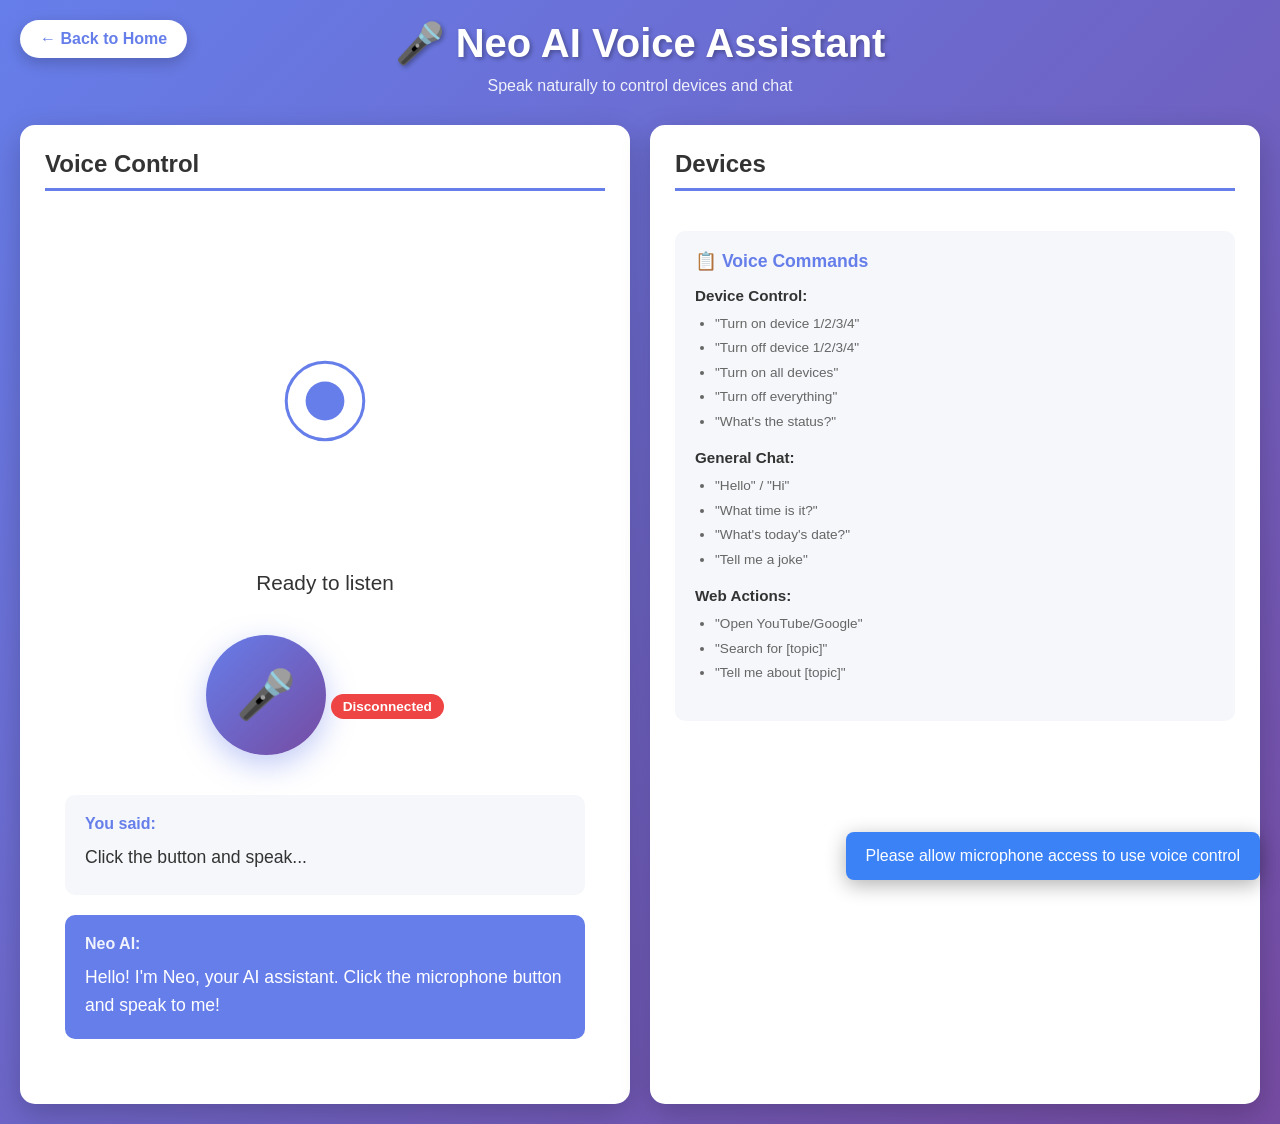
<file: templates/voice_bot.html>
<!DOCTYPE html>
<html lang="en">
<head>
    <meta charset="UTF-8">
    <meta name="viewport" content="width=device-width, initial-scale=1.0">
    <title>Neo AI Voice Assistant</title>
    <style>
        * {
            margin: 0;
            padding: 0;
            box-sizing: border-box;
        }

        body {
            font-family: 'Segoe UI', Tahoma, Geneva, Verdana, sans-serif;
            background: linear-gradient(135deg, #667eea 0%, #764ba2 100%);
            min-height: 100vh;
            padding: 20px;
        }

        .container {
            max-width: 1400px;
            margin: 0 auto;
        }

        header {
            text-align: center;
            color: white;
            margin-bottom: 30px;
        }

        header h1 {
            font-size: 2.5rem;
            margin-bottom: 10px;
            text-shadow: 2px 2px 4px rgba(0, 0, 0, 0.3);
        }

        .back-button {
            position: absolute;
            top: 20px;
            left: 20px;
            background: white;
            color: #667eea;
            padding: 10px 20px;
            border-radius: 50px;
            text-decoration: none;
            font-weight: bold;
            transition: all 0.3s ease;
            box-shadow: 0 5px 15px rgba(0, 0, 0, 0.2);
        }

        .back-button:hover {
            transform: scale(1.05);
            box-shadow: 0 8px 25px rgba(0, 0, 0, 0.3);
        }

        .main-grid {
            display: grid;
            grid-template-columns: 1fr 1fr;
            gap: 20px;
        }

        @media (max-width: 968px) {
            .main-grid {
                grid-template-columns: 1fr;
            }
        }

        .card {
            background: white;
            border-radius: 15px;
            padding: 25px;
            box-shadow: 0 10px 30px rgba(0, 0, 0, 0.2);
        }

        .card h2 {
            margin-bottom: 20px;
            color: #333;
            font-size: 1.5rem;
            border-bottom: 3px solid #667eea;
            padding-bottom: 10px;
        }

        /* Voice Assistant Styles */
        .voice-container {
            text-align: center;
            padding: 20px;
        }

        .animation-container {
            width: 300px;
            height: 300px;
            margin: 20px auto;
            position: relative;
            display: flex;
            align-items: center;
            justify-content: center;
        }

        #waveform-canvas {
            width: 100%;
            height: 100%;
        }

        .status-text {
            font-size: 1.3rem;
            color: #333;
            margin: 20px 0;
            font-weight: 500;
        }

        .voice-button {
            width: 120px;
            height: 120px;
            border-radius: 50%;
            border: none;
            background: linear-gradient(135deg, #667eea 0%, #764ba2 100%);
            color: white;
            font-size: 3rem;
            cursor: pointer;
            transition: all 0.3s ease;
            box-shadow: 0 10px 30px rgba(102, 126, 234, 0.4);
            margin: 20px 0;
        }

        .voice-button:hover {
            transform: scale(1.1);
            box-shadow: 0 15px 40px rgba(102, 126, 234, 0.6);
        }

        .voice-button:active {
            transform: scale(0.95);
        }

        .voice-button.listening {
            background: linear-gradient(135deg, #4ade80 0%, #22c55e 100%);
            animation: pulse 1.5s infinite;
        }

        .voice-button.talking {
            background: linear-gradient(135deg, #ef4444 0%, #dc2626 100%);
        }

        @keyframes pulse {
            0%, 100% {
                transform: scale(1);
                box-shadow: 0 10px 30px rgba(74, 222, 128, 0.4);
            }
            50% {
                transform: scale(1.05);
                box-shadow: 0 15px 40px rgba(74, 222, 128, 0.8);
            }
        }

        .transcript-box {
            background: #f5f7fa;
            border-radius: 10px;
            padding: 20px;
            min-height: 100px;
            margin: 20px 0;
            text-align: left;
        }

        .transcript-label {
            font-weight: bold;
            color: #667eea;
            margin-bottom: 10px;
            display: block;
        }

        .transcript-text {
            color: #333;
            font-size: 1.1rem;
            line-height: 1.6;
        }

        .response-box {
            background: #667eea;
            color: white;
            border-radius: 10px;
            padding: 20px;
            min-height: 100px;
            margin: 20px 0;
            text-align: left;
        }

        .response-label {
            font-weight: bold;
            opacity: 0.9;
            margin-bottom: 10px;
            display: block;
        }

        .response-text {
            font-size: 1.1rem;
            line-height: 1.6;
        }

        /* Device Control Styles */
        .devices-grid {
            display: grid;
            grid-template-columns: repeat(auto-fill, minmax(200px, 1fr));
            gap: 15px;
        }

        .device-card {
            background: linear-gradient(135deg, #f5f7fa 0%, #c3cfe2 100%);
            border-radius: 12px;
            padding: 20px;
            text-align: center;
            transition: all 0.3s ease;
            border: 3px solid transparent;
        }

        .device-card.selected {
            border-color: #667eea;
            background: linear-gradient(135deg, #667eea 0%, #764ba2 100%);
            color: white;
        }

        .device-card.selected .device-name,
        .device-card.selected .device-type {
            color: white;
        }

        .device-icon {
            font-size: 3rem;
            margin-bottom: 10px;
        }

        .device-name {
            font-weight: bold;
            margin-bottom: 5px;
            color: #333;
        }

        .device-type {
            font-size: 0.85rem;
            color: #666;
            margin-bottom: 10px;
        }

        .device-state {
            display: inline-block;
            padding: 5px 15px;
            border-radius: 20px;
            font-size: 0.85rem;
            font-weight: bold;
            margin-top: 10px;
        }

        .device-on {
            background: #4ade80;
            color: white;
        }

        .device-off {
            background: #ef4444;
            color: white;
        }

        .connection-status {
            display: inline-block;
            padding: 5px 12px;
            border-radius: 20px;
            font-size: 0.85rem;
            font-weight: bold;
            margin-top: 10px;
        }

        .status-connected {
            background: #4ade80;
            color: white;
        }

        .status-disconnected {
            background: #ef4444;
            color: white;
        }

        /* Commands Guide */
        .commands-guide {
            background: #f5f7fa;
            border-radius: 10px;
            padding: 20px;
            margin-top: 20px;
        }

        .commands-title {
            font-weight: bold;
            color: #667eea;
            margin-bottom: 15px;
            font-size: 1.1rem;
        }

        .command-category {
            margin-bottom: 15px;
        }

        .category-title {
            font-weight: bold;
            color: #333;
            margin-bottom: 8px;
            font-size: 0.95rem;
        }

        .command-list {
            font-size: 0.85rem;
            color: #666;
            line-height: 1.8;
        }

        .command-list li {
            margin-left: 20px;
        }

        /* Toast Notification */
        .toast {
            position: fixed;
            bottom: 20px;
            right: 20px;
            background: #333;
            color: white;
            padding: 15px 20px;
            border-radius: 8px;
            box-shadow: 0 5px 20px rgba(0, 0, 0, 0.3);
            z-index: 1000;
            animation: slideIn 0.3s ease;
            display: none;
        }

        @keyframes slideIn {
            from {
                transform: translateX(400px);
                opacity: 0;
            }
            to {
                transform: translateX(0);
                opacity: 1;
            }
        }

        .toast.success {
            background: #4ade80;
        }

        .toast.error {
            background: #ef4444;
        }

        .toast.info {
            background: #3b82f6;
        }
    </style>
</head>
<body>
    <a href="/" class="back-button">← Back to Home</a>

    <div class="container">
        <header>
            <h1>🎤 Neo AI Voice Assistant</h1>
            <p style="opacity: 0.9;">Speak naturally to control devices and chat</p>
        </header>

        <div class="main-grid">
            <!-- Voice Assistant Section -->
            <div class="card">
                <h2>Voice Control</h2>
                <div class="voice-container">
                    <div class="animation-container">
                        <canvas id="waveform-canvas"></canvas>
                    </div>

                    <div class="status-text" id="status-text">Ready to listen</div>

                    <button class="voice-button" id="voice-button">
                        🎤
                    </button>

                    <div class="connection-status status-connected" id="connection-status">
                        Connected
                    </div>

                    <div class="transcript-box">
                        <span class="transcript-label">You said:</span>
                        <div class="transcript-text" id="transcript">Click the button and speak...</div>
                    </div>

                    <div class="response-box">
                        <span class="response-label">Neo AI:</span>
                        <div class="response-text" id="response">Hello! I'm Neo, your AI assistant. Click the button and speak to me!</div>
                    </div>
                </div>
            </div>

            <!-- Devices Section -->
            <div class="card">
                <h2>Devices</h2>
                <div class="devices-grid" id="devices-container">
                    <!-- Devices will be loaded here -->
                </div>

                <div class="commands-guide">
                    <div class="commands-title">📋 Voice Commands</div>
                    
                    <div class="command-category">
                        <div class="category-title">Device Control:</div>
                        <ul class="command-list">
                            <li>"Turn on device 1/2/3/4"</li>
                            <li>"Turn off device 1/2/3/4"</li>
                            <li>"Turn on all devices"</li>
                            <li>"Turn off everything"</li>
                            <li>"What's the status?"</li>
                        </ul>
                    </div>

                    <div class="command-category">
                        <div class="category-title">General Chat:</div>
                        <ul class="command-list">
                            <li>"Hello" / "Hi"</li>
                            <li>"What time is it?"</li>
                            <li>"What's today's date?"</li>
                            <li>"Tell me a joke"</li>
                        </ul>
                    </div>

                    <div class="command-category">
                        <div class="category-title">Web Actions:</div>
                        <ul class="command-list">
                            <li>"Open YouTube/Google"</li>
                            <li>"Search for [topic]"</li>
                            <li>"Tell me about [topic]"</li>
                        </ul>
                    </div>
                </div>
            </div>
        </div>
    </div>

    <div class="toast" id="toast"></div>

    <!-- <script src="/static/voice_bot.js"></script> -->

    <!-- Change this line at the bottom of voice_bot.html -->
<script src="/static/voice_bot.js"></script>
</body>
</html>
</file>
